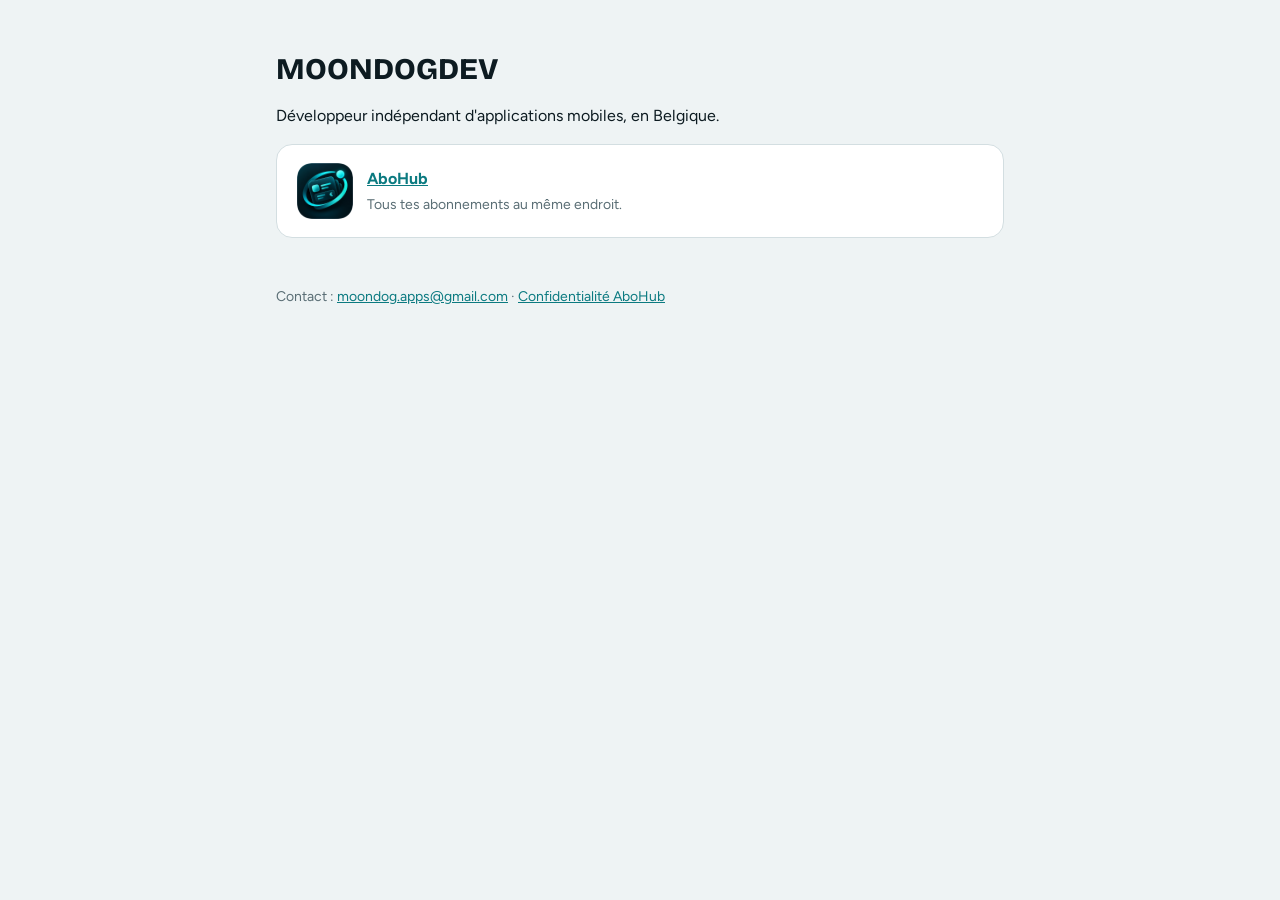
<file: index.html>
<!doctype html>
<html lang="fr">
<head>
<meta charset="utf-8">
<meta name="viewport" content="width=device-width, initial-scale=1">
<title>MOONDOGDEV</title>
<meta name="description" content="MOONDOGDEV – applications mobiles. AboHub, le suivi de tes abonnements.">
<link rel="icon" href="abohub/logo.png">
<link rel="stylesheet" href="abohub/site.css">
</head>
<body>
<div class="wrap">
  <h1>MOONDOGDEV</h1>
  <p>Développeur indépendant d'applications mobiles, en Belgique.</p>
  <div class="card" style="display:flex;gap:14px;align-items:center">
    <img src="abohub/logo.png" alt="" style="width:56px;height:56px;border-radius:14px">
    <div><b><a href="abohub/">AboHub</a></b><br><span class="muted">Tous tes abonnements au même endroit.</span></div>
  </div>
  <footer>Contact : <a href="mailto:moondog.apps@gmail.com">moondog.apps@gmail.com</a> · <a href="abohub/privacy.html">Confidentialité AboHub</a></footer>
</div>
</body>
</html>
</file>
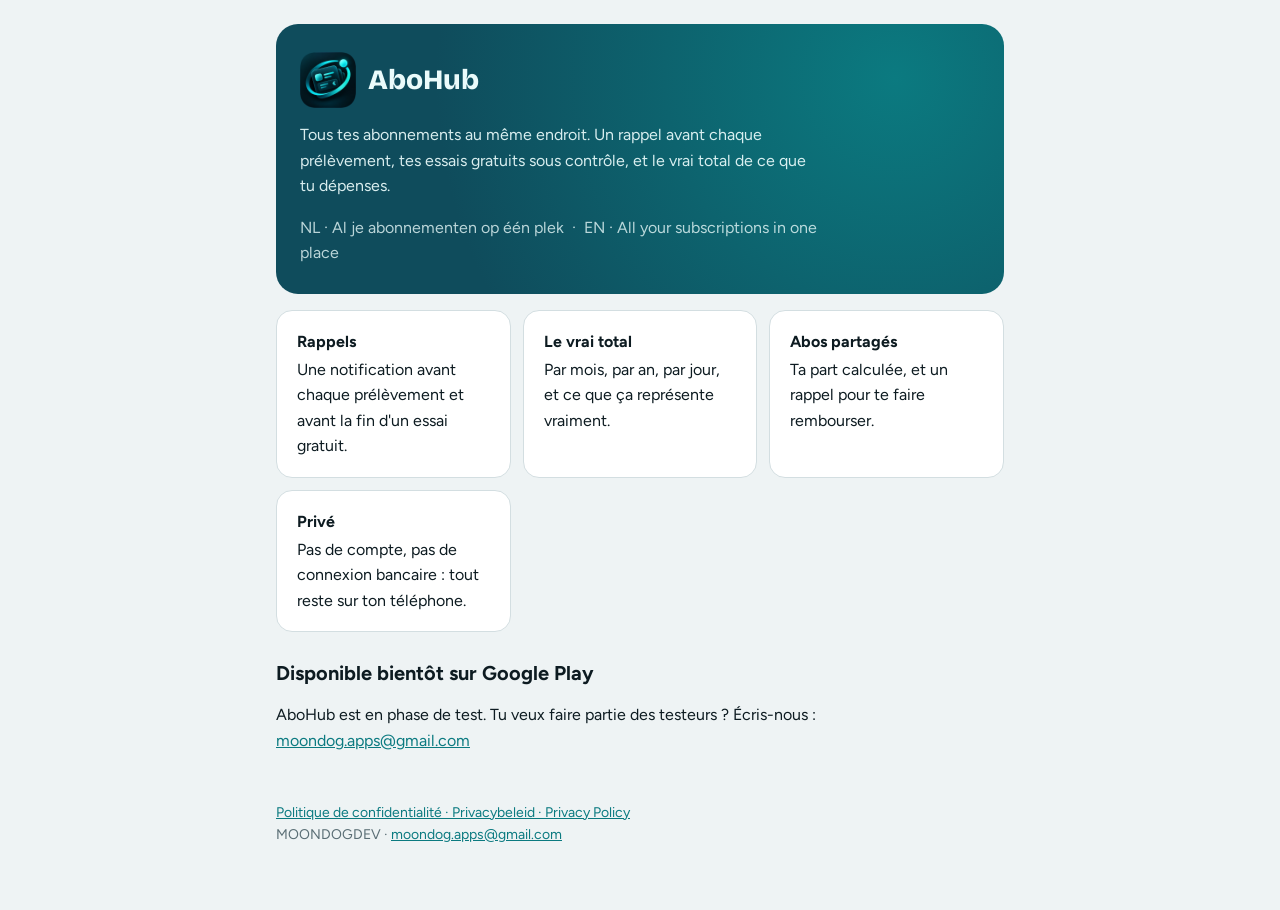
<file: abohub/index.html>
<!doctype html>
<html lang="fr">
<head>
<meta charset="utf-8">
<meta name="viewport" content="width=device-width, initial-scale=1">
<title>AboHub – Tous tes abonnements au même endroit</title>
<meta name="description" content="AboHub : suis tes abonnements, reçois un rappel avant chaque prélèvement et vois combien tu dépenses vraiment.">
<link rel="icon" href="logo.png">
<link rel="stylesheet" href="site.css">
</head>
<body>
<div class="wrap">
  <header class="hero">
    <div class="brand"><img src="logo.png" alt="">AboHub</div>
    <p>Tous tes abonnements au même endroit. Un rappel avant chaque prélèvement, tes essais gratuits sous contrôle, et le vrai total de ce que tu dépenses.</p>
    <p class="langs" style="margin-top:16px"><span style="opacity:.85">NL · Al je abonnementen op één plek &nbsp;·&nbsp; EN · All your subscriptions in one place</span></p>
  </header>

  <div class="features">
    <div class="card"><b>Rappels</b>Une notification avant chaque prélèvement et avant la fin d'un essai gratuit.</div>
    <div class="card"><b>Le vrai total</b>Par mois, par an, par jour, et ce que ça représente vraiment.</div>
    <div class="card"><b>Abos partagés</b>Ta part calculée, et un rappel pour te faire rembourser.</div>
    <div class="card"><b>Privé</b>Pas de compte, pas de connexion bancaire : tout reste sur ton téléphone.</div>
  </div>

  <h2>Disponible bientôt sur Google Play</h2>
  <p>AboHub est en phase de test. Tu veux faire partie des testeurs ? Écris-nous : <a href="mailto:moondog.apps@gmail.com">moondog.apps@gmail.com</a></p>

  <footer>
    <a href="privacy.html">Politique de confidentialité · Privacybeleid · Privacy Policy</a><br>
    MOONDOGDEV · <a href="mailto:moondog.apps@gmail.com">moondog.apps@gmail.com</a>
  </footer>
</div>
</body>
</html>
</file>
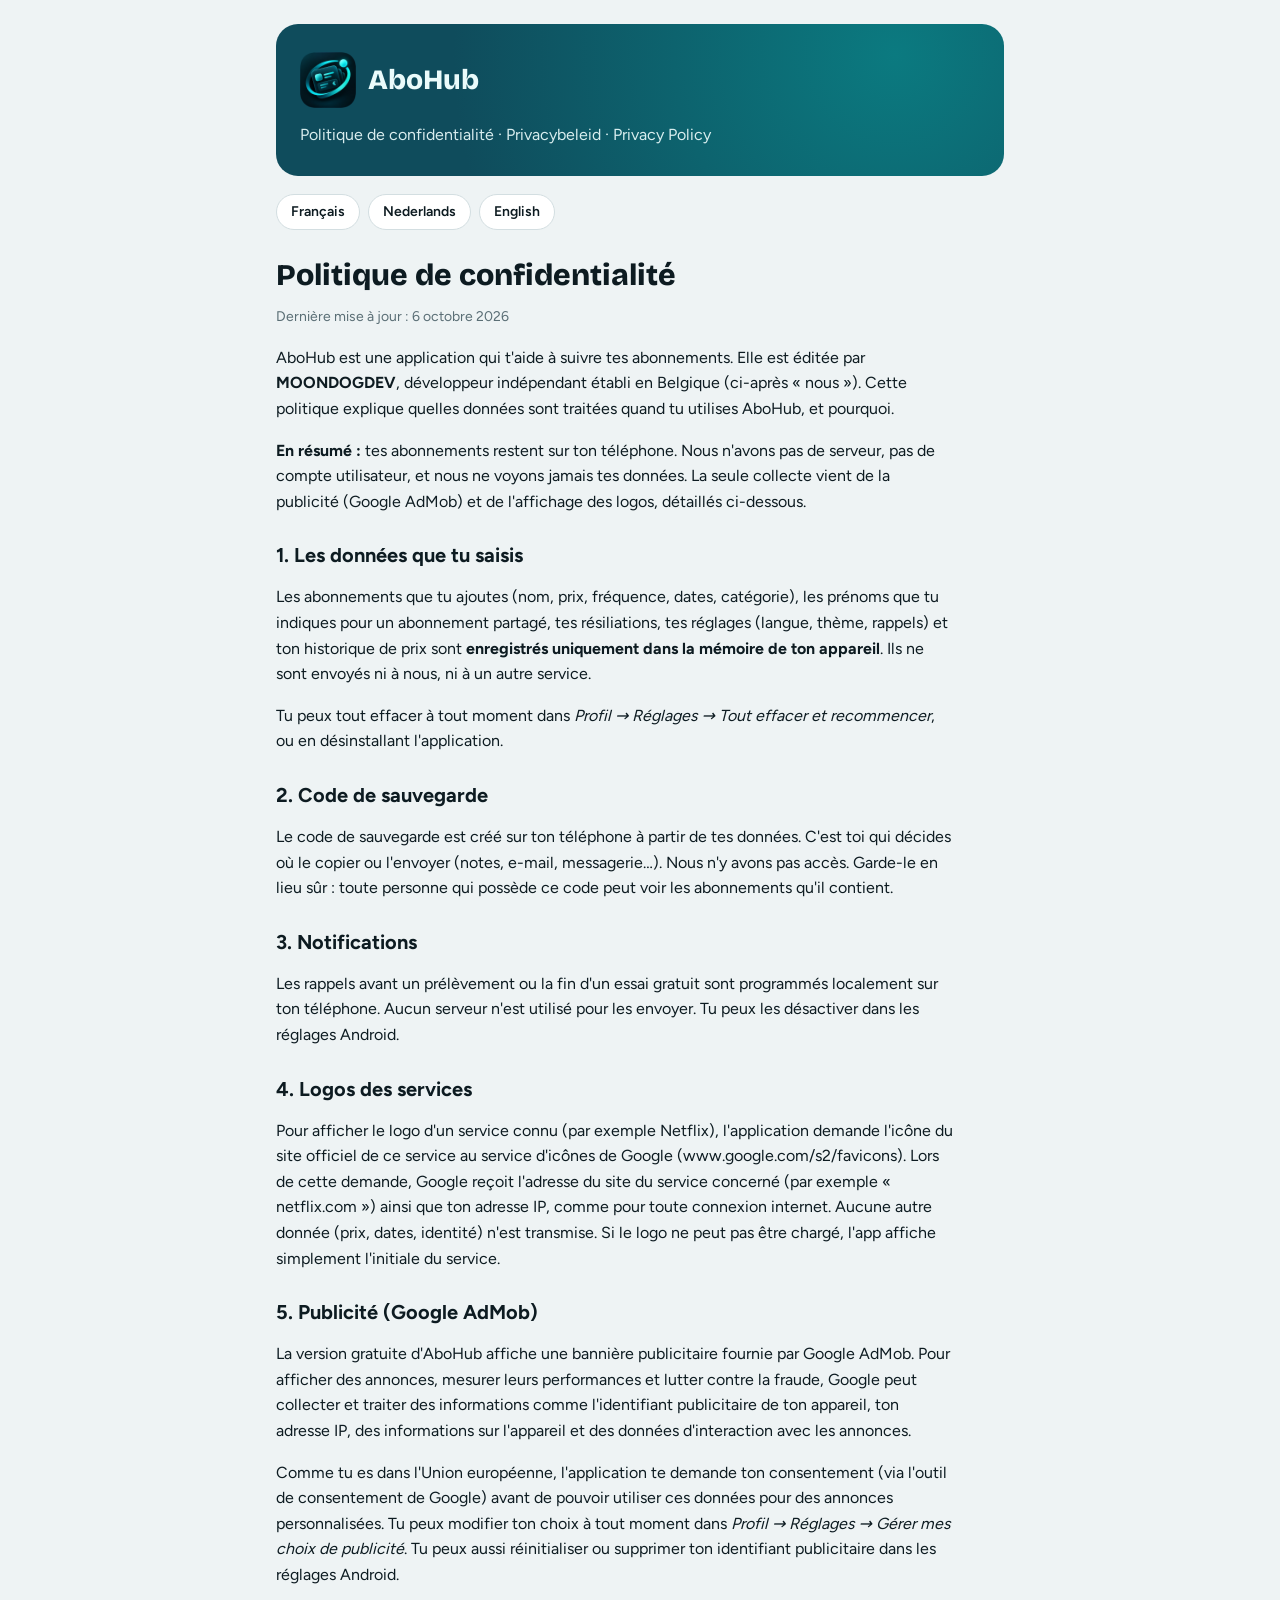
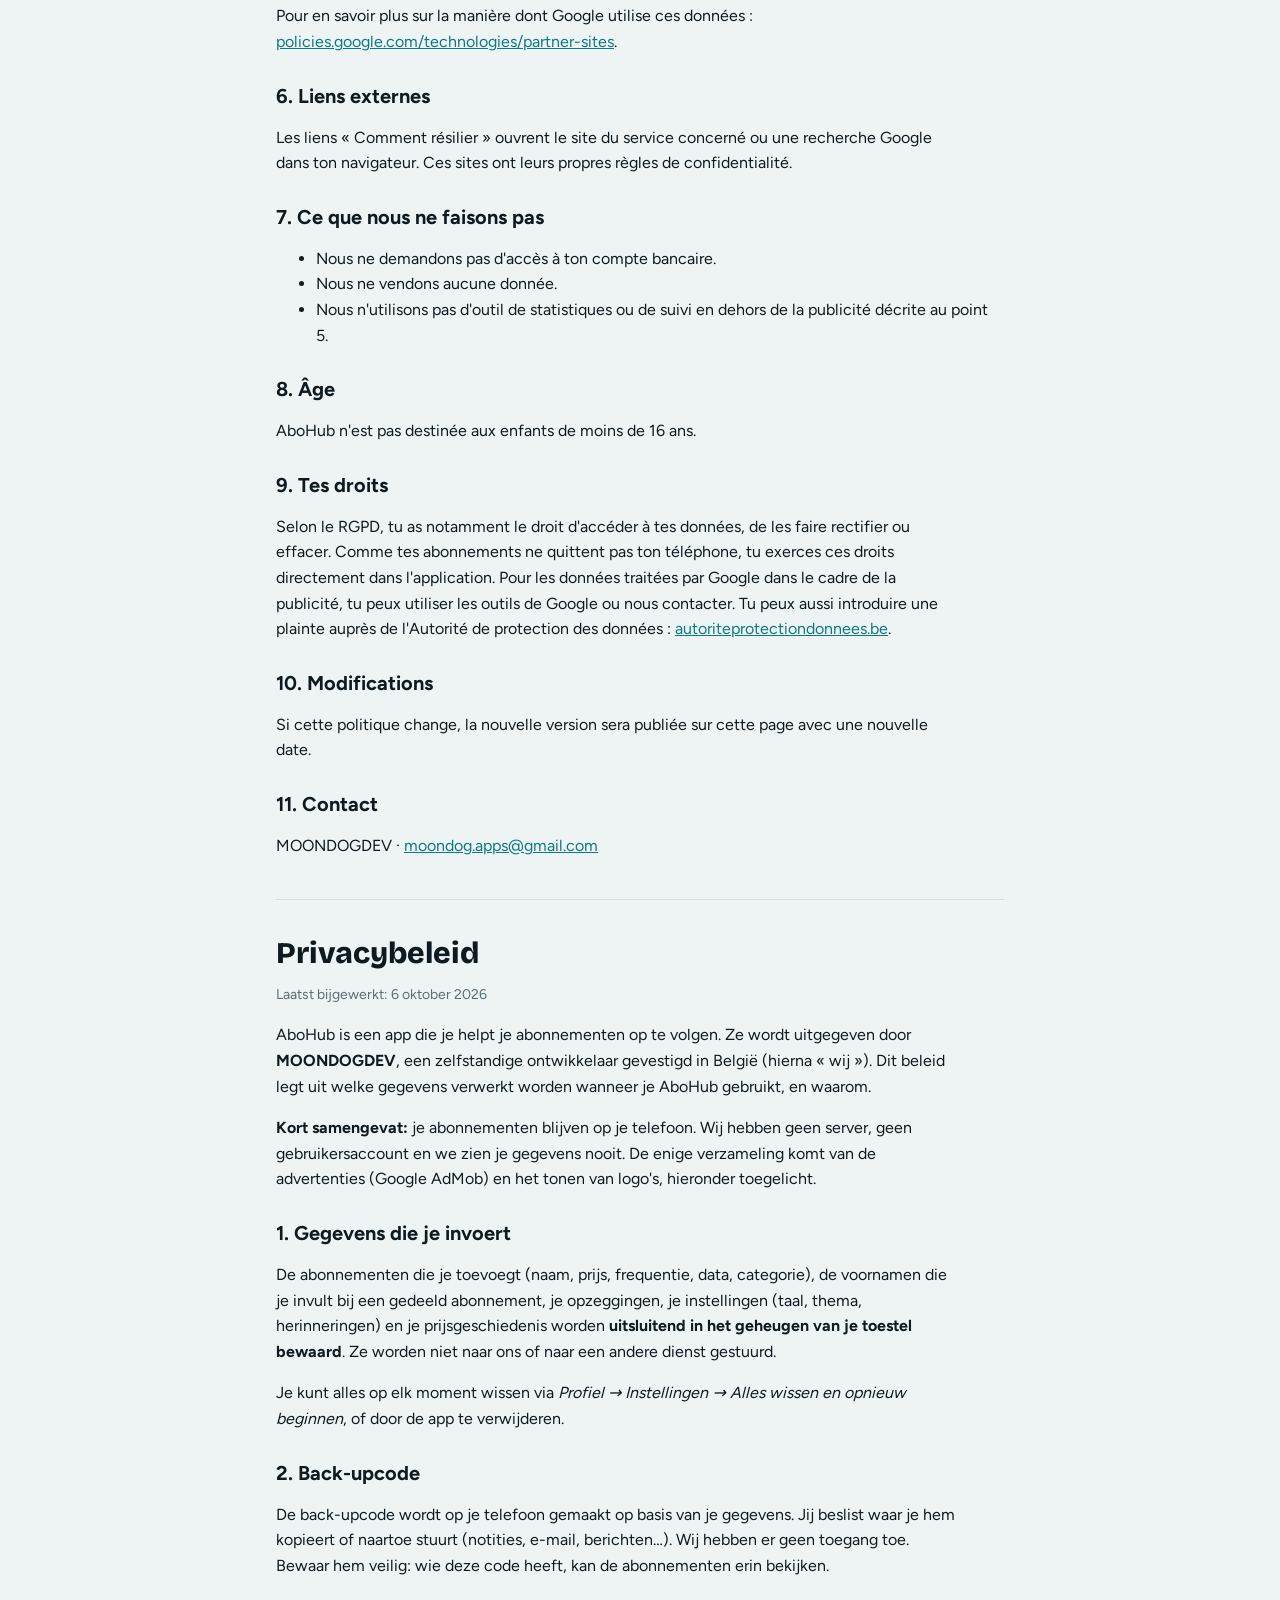
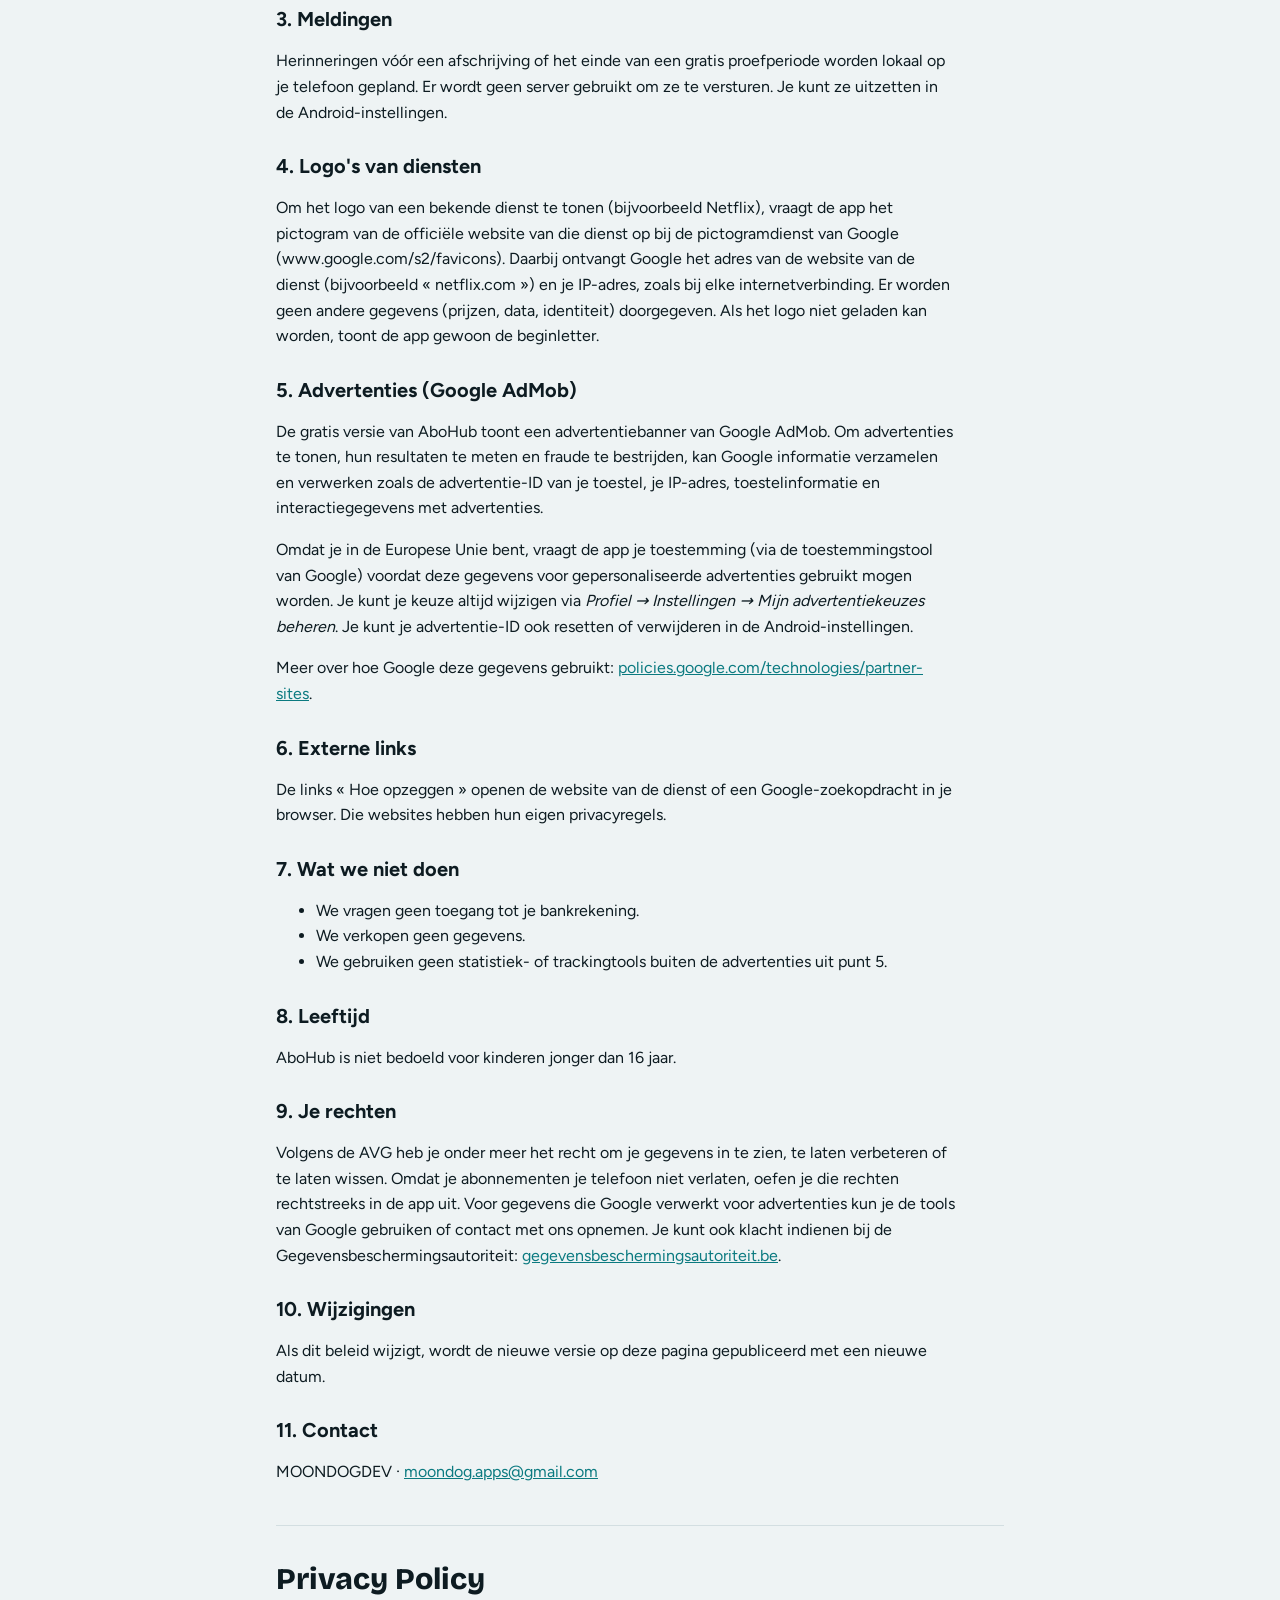
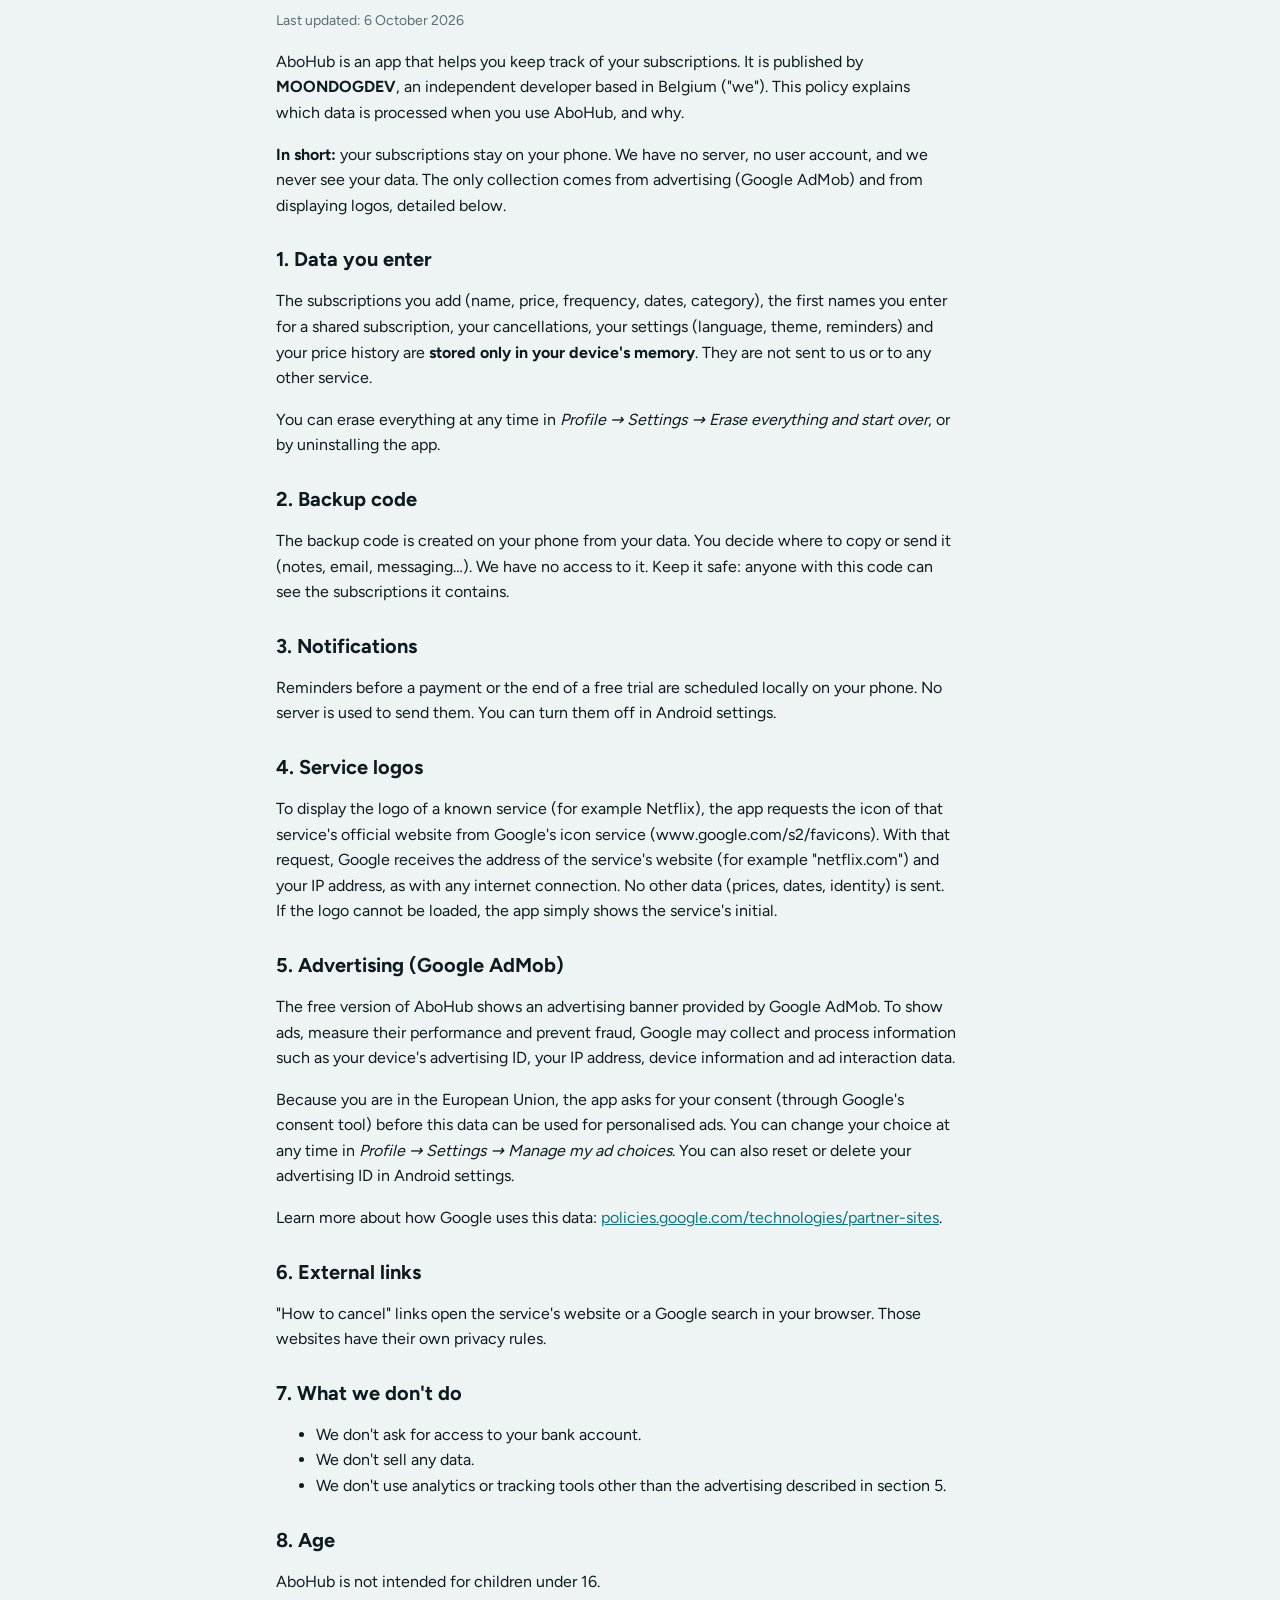
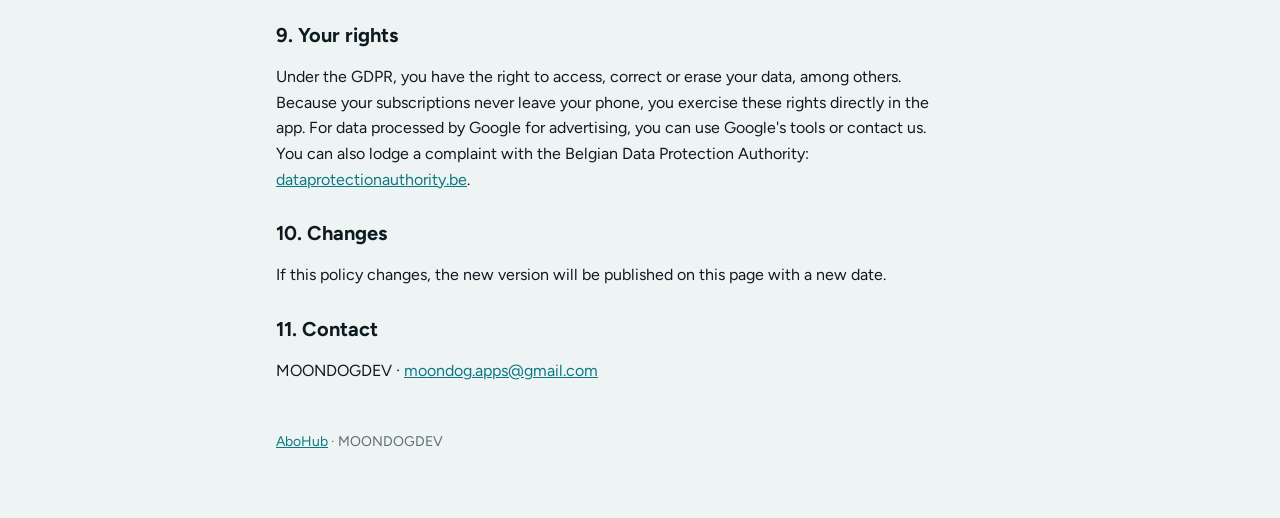
<file: abohub/privacy.html>
<!doctype html>
<html lang="fr">
<head>
<meta charset="utf-8">
<meta name="viewport" content="width=device-width, initial-scale=1">
<title>AboHub – Politique de confidentialité / Privacybeleid / Privacy Policy</title>
<meta name="description" content="Politique de confidentialité de l'application AboHub.">
<link rel="icon" href="logo.png">
<link rel="stylesheet" href="site.css">
</head>
<body>
<div class="wrap">
  <header class="hero">
    <div class="brand"><img src="logo.png" alt="">AboHub</div>
    <p>Politique de confidentialité · Privacybeleid · Privacy Policy</p>
  </header>
  <nav class="langs" aria-label="Langue / Taal / Language">
    <a href="#fr">Français</a><a href="#nl">Nederlands</a><a href="#en">English</a>
  </nav>

  <!-- ===================== FRANÇAIS ===================== -->
  <section id="fr" lang="fr">
    <h1>Politique de confidentialité</h1>
    <p class="muted">Dernière mise à jour : 6 octobre 2026</p>

    <p>AboHub est une application qui t'aide à suivre tes abonnements. Elle est éditée par <strong>MOONDOGDEV</strong>, développeur indépendant établi en Belgique (ci-après « nous »). Cette politique explique quelles données sont traitées quand tu utilises AboHub, et pourquoi.</p>
    <p><strong>En résumé :</strong> tes abonnements restent sur ton téléphone. Nous n'avons pas de serveur, pas de compte utilisateur, et nous ne voyons jamais tes données. La seule collecte vient de la publicité (Google AdMob) et de l'affichage des logos, détaillés ci-dessous.</p>

    <h2>1. Les données que tu saisis</h2>
    <p>Les abonnements que tu ajoutes (nom, prix, fréquence, dates, catégorie), les prénoms que tu indiques pour un abonnement partagé, tes résiliations, tes réglages (langue, thème, rappels) et ton historique de prix sont <strong>enregistrés uniquement dans la mémoire de ton appareil</strong>. Ils ne sont envoyés ni à nous, ni à un autre service.</p>
    <p>Tu peux tout effacer à tout moment dans <em>Profil → Réglages → Tout effacer et recommencer</em>, ou en désinstallant l'application.</p>

    <h2>2. Code de sauvegarde</h2>
    <p>Le code de sauvegarde est créé sur ton téléphone à partir de tes données. C'est toi qui décides où le copier ou l'envoyer (notes, e-mail, messagerie…). Nous n'y avons pas accès. Garde-le en lieu sûr : toute personne qui possède ce code peut voir les abonnements qu'il contient.</p>

    <h2>3. Notifications</h2>
    <p>Les rappels avant un prélèvement ou la fin d'un essai gratuit sont programmés localement sur ton téléphone. Aucun serveur n'est utilisé pour les envoyer. Tu peux les désactiver dans les réglages Android.</p>

    <h2>4. Logos des services</h2>
    <p>Pour afficher le logo d'un service connu (par exemple Netflix), l'application demande l'icône du site officiel de ce service au service d'icônes de Google (www.google.com/s2/favicons). Lors de cette demande, Google reçoit l'adresse du site du service concerné (par exemple « netflix.com ») ainsi que ton adresse IP, comme pour toute connexion internet. Aucune autre donnée (prix, dates, identité) n'est transmise. Si le logo ne peut pas être chargé, l'app affiche simplement l'initiale du service.</p>

    <h2>5. Publicité (Google AdMob)</h2>
    <p>La version gratuite d'AboHub affiche une bannière publicitaire fournie par Google AdMob. Pour afficher des annonces, mesurer leurs performances et lutter contre la fraude, Google peut collecter et traiter des informations comme l'identifiant publicitaire de ton appareil, ton adresse IP, des informations sur l'appareil et des données d'interaction avec les annonces.</p>
    <p>Comme tu es dans l'Union européenne, l'application te demande ton consentement (via l'outil de consentement de Google) avant de pouvoir utiliser ces données pour des annonces personnalisées. Tu peux modifier ton choix à tout moment dans <em>Profil → Réglages → Gérer mes choix de publicité</em>. Tu peux aussi réinitialiser ou supprimer ton identifiant publicitaire dans les réglages Android.</p>
    <p>Pour en savoir plus sur la manière dont Google utilise ces données : <a href="https://policies.google.com/technologies/partner-sites">policies.google.com/technologies/partner-sites</a>.</p>

    <h2>6. Liens externes</h2>
    <p>Les liens « Comment résilier » ouvrent le site du service concerné ou une recherche Google dans ton navigateur. Ces sites ont leurs propres règles de confidentialité.</p>

    <h2>7. Ce que nous ne faisons pas</h2>
    <ul>
      <li>Nous ne demandons pas d'accès à ton compte bancaire.</li>
      <li>Nous ne vendons aucune donnée.</li>
      <li>Nous n'utilisons pas d'outil de statistiques ou de suivi en dehors de la publicité décrite au point 5.</li>
    </ul>

    <h2>8. Âge</h2>
    <p>AboHub n'est pas destinée aux enfants de moins de 16 ans.</p>

    <h2>9. Tes droits</h2>
    <p>Selon le RGPD, tu as notamment le droit d'accéder à tes données, de les faire rectifier ou effacer. Comme tes abonnements ne quittent pas ton téléphone, tu exerces ces droits directement dans l'application. Pour les données traitées par Google dans le cadre de la publicité, tu peux utiliser les outils de Google ou nous contacter. Tu peux aussi introduire une plainte auprès de l'Autorité de protection des données : <a href="https://www.autoriteprotectiondonnees.be">autoriteprotectiondonnees.be</a>.</p>

    <h2>10. Modifications</h2>
    <p>Si cette politique change, la nouvelle version sera publiée sur cette page avec une nouvelle date.</p>

    <h2>11. Contact</h2>
    <p>MOONDOGDEV · <a href="mailto:moondog.apps@gmail.com">moondog.apps@gmail.com</a></p>
  </section>

  <!-- ===================== NEDERLANDS ===================== -->
  <section id="nl" lang="nl">
    <h1>Privacybeleid</h1>
    <p class="muted">Laatst bijgewerkt: 6 oktober 2026</p>

    <p>AboHub is een app die je helpt je abonnementen op te volgen. Ze wordt uitgegeven door <strong>MOONDOGDEV</strong>, een zelfstandige ontwikkelaar gevestigd in België (hierna « wij »). Dit beleid legt uit welke gegevens verwerkt worden wanneer je AboHub gebruikt, en waarom.</p>
    <p><strong>Kort samengevat:</strong> je abonnementen blijven op je telefoon. Wij hebben geen server, geen gebruikersaccount en we zien je gegevens nooit. De enige verzameling komt van de advertenties (Google AdMob) en het tonen van logo's, hieronder toegelicht.</p>

    <h2>1. Gegevens die je invoert</h2>
    <p>De abonnementen die je toevoegt (naam, prijs, frequentie, data, categorie), de voornamen die je invult bij een gedeeld abonnement, je opzeggingen, je instellingen (taal, thema, herinneringen) en je prijsgeschiedenis worden <strong>uitsluitend in het geheugen van je toestel bewaard</strong>. Ze worden niet naar ons of naar een andere dienst gestuurd.</p>
    <p>Je kunt alles op elk moment wissen via <em>Profiel → Instellingen → Alles wissen en opnieuw beginnen</em>, of door de app te verwijderen.</p>

    <h2>2. Back-upcode</h2>
    <p>De back-upcode wordt op je telefoon gemaakt op basis van je gegevens. Jij beslist waar je hem kopieert of naartoe stuurt (notities, e-mail, berichten…). Wij hebben er geen toegang toe. Bewaar hem veilig: wie deze code heeft, kan de abonnementen erin bekijken.</p>

    <h2>3. Meldingen</h2>
    <p>Herinneringen vóór een afschrijving of het einde van een gratis proefperiode worden lokaal op je telefoon gepland. Er wordt geen server gebruikt om ze te versturen. Je kunt ze uitzetten in de Android-instellingen.</p>

    <h2>4. Logo's van diensten</h2>
    <p>Om het logo van een bekende dienst te tonen (bijvoorbeeld Netflix), vraagt de app het pictogram van de officiële website van die dienst op bij de pictogramdienst van Google (www.google.com/s2/favicons). Daarbij ontvangt Google het adres van de website van de dienst (bijvoorbeeld « netflix.com ») en je IP-adres, zoals bij elke internetverbinding. Er worden geen andere gegevens (prijzen, data, identiteit) doorgegeven. Als het logo niet geladen kan worden, toont de app gewoon de beginletter.</p>

    <h2>5. Advertenties (Google AdMob)</h2>
    <p>De gratis versie van AboHub toont een advertentiebanner van Google AdMob. Om advertenties te tonen, hun resultaten te meten en fraude te bestrijden, kan Google informatie verzamelen en verwerken zoals de advertentie-ID van je toestel, je IP-adres, toestelinformatie en interactiegegevens met advertenties.</p>
    <p>Omdat je in de Europese Unie bent, vraagt de app je toestemming (via de toestemmingstool van Google) voordat deze gegevens voor gepersonaliseerde advertenties gebruikt mogen worden. Je kunt je keuze altijd wijzigen via <em>Profiel → Instellingen → Mijn advertentiekeuzes beheren</em>. Je kunt je advertentie-ID ook resetten of verwijderen in de Android-instellingen.</p>
    <p>Meer over hoe Google deze gegevens gebruikt: <a href="https://policies.google.com/technologies/partner-sites?hl=nl">policies.google.com/technologies/partner-sites</a>.</p>

    <h2>6. Externe links</h2>
    <p>De links « Hoe opzeggen » openen de website van de dienst of een Google-zoekopdracht in je browser. Die websites hebben hun eigen privacyregels.</p>

    <h2>7. Wat we niet doen</h2>
    <ul>
      <li>We vragen geen toegang tot je bankrekening.</li>
      <li>We verkopen geen gegevens.</li>
      <li>We gebruiken geen statistiek- of trackingtools buiten de advertenties uit punt 5.</li>
    </ul>

    <h2>8. Leeftijd</h2>
    <p>AboHub is niet bedoeld voor kinderen jonger dan 16 jaar.</p>

    <h2>9. Je rechten</h2>
    <p>Volgens de AVG heb je onder meer het recht om je gegevens in te zien, te laten verbeteren of te laten wissen. Omdat je abonnementen je telefoon niet verlaten, oefen je die rechten rechtstreeks in de app uit. Voor gegevens die Google verwerkt voor advertenties kun je de tools van Google gebruiken of contact met ons opnemen. Je kunt ook klacht indienen bij de Gegevensbeschermingsautoriteit: <a href="https://www.gegevensbeschermingsautoriteit.be">gegevensbeschermingsautoriteit.be</a>.</p>

    <h2>10. Wijzigingen</h2>
    <p>Als dit beleid wijzigt, wordt de nieuwe versie op deze pagina gepubliceerd met een nieuwe datum.</p>

    <h2>11. Contact</h2>
    <p>MOONDOGDEV · <a href="mailto:moondog.apps@gmail.com">moondog.apps@gmail.com</a></p>
  </section>

  <!-- ===================== ENGLISH ===================== -->
  <section id="en" lang="en">
    <h1>Privacy Policy</h1>
    <p class="muted">Last updated: 6 October 2026</p>

    <p>AboHub is an app that helps you keep track of your subscriptions. It is published by <strong>MOONDOGDEV</strong>, an independent developer based in Belgium ("we"). This policy explains which data is processed when you use AboHub, and why.</p>
    <p><strong>In short:</strong> your subscriptions stay on your phone. We have no server, no user account, and we never see your data. The only collection comes from advertising (Google AdMob) and from displaying logos, detailed below.</p>

    <h2>1. Data you enter</h2>
    <p>The subscriptions you add (name, price, frequency, dates, category), the first names you enter for a shared subscription, your cancellations, your settings (language, theme, reminders) and your price history are <strong>stored only in your device's memory</strong>. They are not sent to us or to any other service.</p>
    <p>You can erase everything at any time in <em>Profile → Settings → Erase everything and start over</em>, or by uninstalling the app.</p>

    <h2>2. Backup code</h2>
    <p>The backup code is created on your phone from your data. You decide where to copy or send it (notes, email, messaging…). We have no access to it. Keep it safe: anyone with this code can see the subscriptions it contains.</p>

    <h2>3. Notifications</h2>
    <p>Reminders before a payment or the end of a free trial are scheduled locally on your phone. No server is used to send them. You can turn them off in Android settings.</p>

    <h2>4. Service logos</h2>
    <p>To display the logo of a known service (for example Netflix), the app requests the icon of that service's official website from Google's icon service (www.google.com/s2/favicons). With that request, Google receives the address of the service's website (for example "netflix.com") and your IP address, as with any internet connection. No other data (prices, dates, identity) is sent. If the logo cannot be loaded, the app simply shows the service's initial.</p>

    <h2>5. Advertising (Google AdMob)</h2>
    <p>The free version of AboHub shows an advertising banner provided by Google AdMob. To show ads, measure their performance and prevent fraud, Google may collect and process information such as your device's advertising ID, your IP address, device information and ad interaction data.</p>
    <p>Because you are in the European Union, the app asks for your consent (through Google's consent tool) before this data can be used for personalised ads. You can change your choice at any time in <em>Profile → Settings → Manage my ad choices</em>. You can also reset or delete your advertising ID in Android settings.</p>
    <p>Learn more about how Google uses this data: <a href="https://policies.google.com/technologies/partner-sites?hl=en">policies.google.com/technologies/partner-sites</a>.</p>

    <h2>6. External links</h2>
    <p>"How to cancel" links open the service's website or a Google search in your browser. Those websites have their own privacy rules.</p>

    <h2>7. What we don't do</h2>
    <ul>
      <li>We don't ask for access to your bank account.</li>
      <li>We don't sell any data.</li>
      <li>We don't use analytics or tracking tools other than the advertising described in section 5.</li>
    </ul>

    <h2>8. Age</h2>
    <p>AboHub is not intended for children under 16.</p>

    <h2>9. Your rights</h2>
    <p>Under the GDPR, you have the right to access, correct or erase your data, among others. Because your subscriptions never leave your phone, you exercise these rights directly in the app. For data processed by Google for advertising, you can use Google's tools or contact us. You can also lodge a complaint with the Belgian Data Protection Authority: <a href="https://www.dataprotectionauthority.be">dataprotectionauthority.be</a>.</p>

    <h2>10. Changes</h2>
    <p>If this policy changes, the new version will be published on this page with a new date.</p>

    <h2>11. Contact</h2>
    <p>MOONDOGDEV · <a href="mailto:moondog.apps@gmail.com">moondog.apps@gmail.com</a></p>
  </section>

  <footer><a href="./">AboHub</a> · MOONDOGDEV</footer>
</div>
</body>
</html>
</file>
<file: abohub/site.css>
@font-face{font-family:"Bricolage Grotesque";font-weight:800;font-display:swap;src:url(bricolage-grotesque-latin-800-normal.woff2) format("woff2")}
@font-face{font-family:"Figtree";font-weight:400;font-display:swap;src:url(figtree-latin-400-normal.woff2) format("woff2")}
@font-face{font-family:"Figtree";font-weight:600;font-display:swap;src:url(figtree-latin-600-normal.woff2) format("woff2")}
@font-face{font-family:"Figtree";font-weight:700;font-display:swap;src:url(figtree-latin-700-normal.woff2) format("woff2")}
:root{--bg:#EEF3F4;--surface:#fff;--fg:#0D1B21;--muted:#5A6E75;--line:#D3DEE1;--accent:#0B7A80;--hero1:#0B7A80;--hero2:#0F4C5C;
 --display:"Bricolage Grotesque","Segoe UI",system-ui,sans-serif;--body:"Figtree","Segoe UI",system-ui,sans-serif}
@media (prefers-color-scheme:dark){:root{--bg:#0A1418;--surface:#122329;--fg:#E6F1F2;--muted:#8FA6AC;--line:#21404A;--accent:#38C3C3;--hero1:#0E5F66;--hero2:#0A2C35;color-scheme:dark}}
*{box-sizing:border-box}
body{margin:0;background:var(--bg);color:var(--fg);font:16px/1.6 var(--body)}
.wrap{max-width:760px;margin:0 auto;padding:24px 16px 64px}
a{color:var(--accent)}
.hero{border-radius:22px;padding:28px 24px;color:#EAFBFB;background:radial-gradient(circle at 85% 20%,var(--hero1),var(--hero2) 70%)}
.brand{display:flex;align-items:center;gap:12px;font:800 28px/1.1 var(--display)}
.brand img{width:56px;height:56px;border-radius:14px}
.hero p{margin:14px 0 0;opacity:.92;max-width:52ch}
h1{font:800 30px/1.15 var(--display);margin:28px 0 8px;text-wrap:balance}
h2{font:700 20px/1.3 var(--body);margin:28px 0 6px}
h3{font:700 17px/1.3 var(--body);margin:20px 0 4px}
p,li{max-width:68ch}
.muted{color:var(--muted);font-size:14px}
.langs{display:flex;gap:8px;flex-wrap:wrap;margin:18px 0 0}
.langs a{padding:6px 14px;border-radius:99px;border:1px solid var(--line);background:var(--surface);text-decoration:none;font-weight:600;font-size:14px;color:var(--fg)}
.card{background:var(--surface);border:1px solid var(--line);border-radius:16px;padding:18px 20px;margin-top:16px}
.features{display:grid;grid-template-columns:repeat(auto-fit,minmax(220px,1fr));gap:12px;margin-top:16px}
.features .card{margin:0}
.features b{display:block;font-size:16px;margin-bottom:2px}
section+section{border-top:1px solid var(--line);margin-top:40px;padding-top:8px}
footer{margin-top:48px;color:var(--muted);font-size:14px}
</file>
